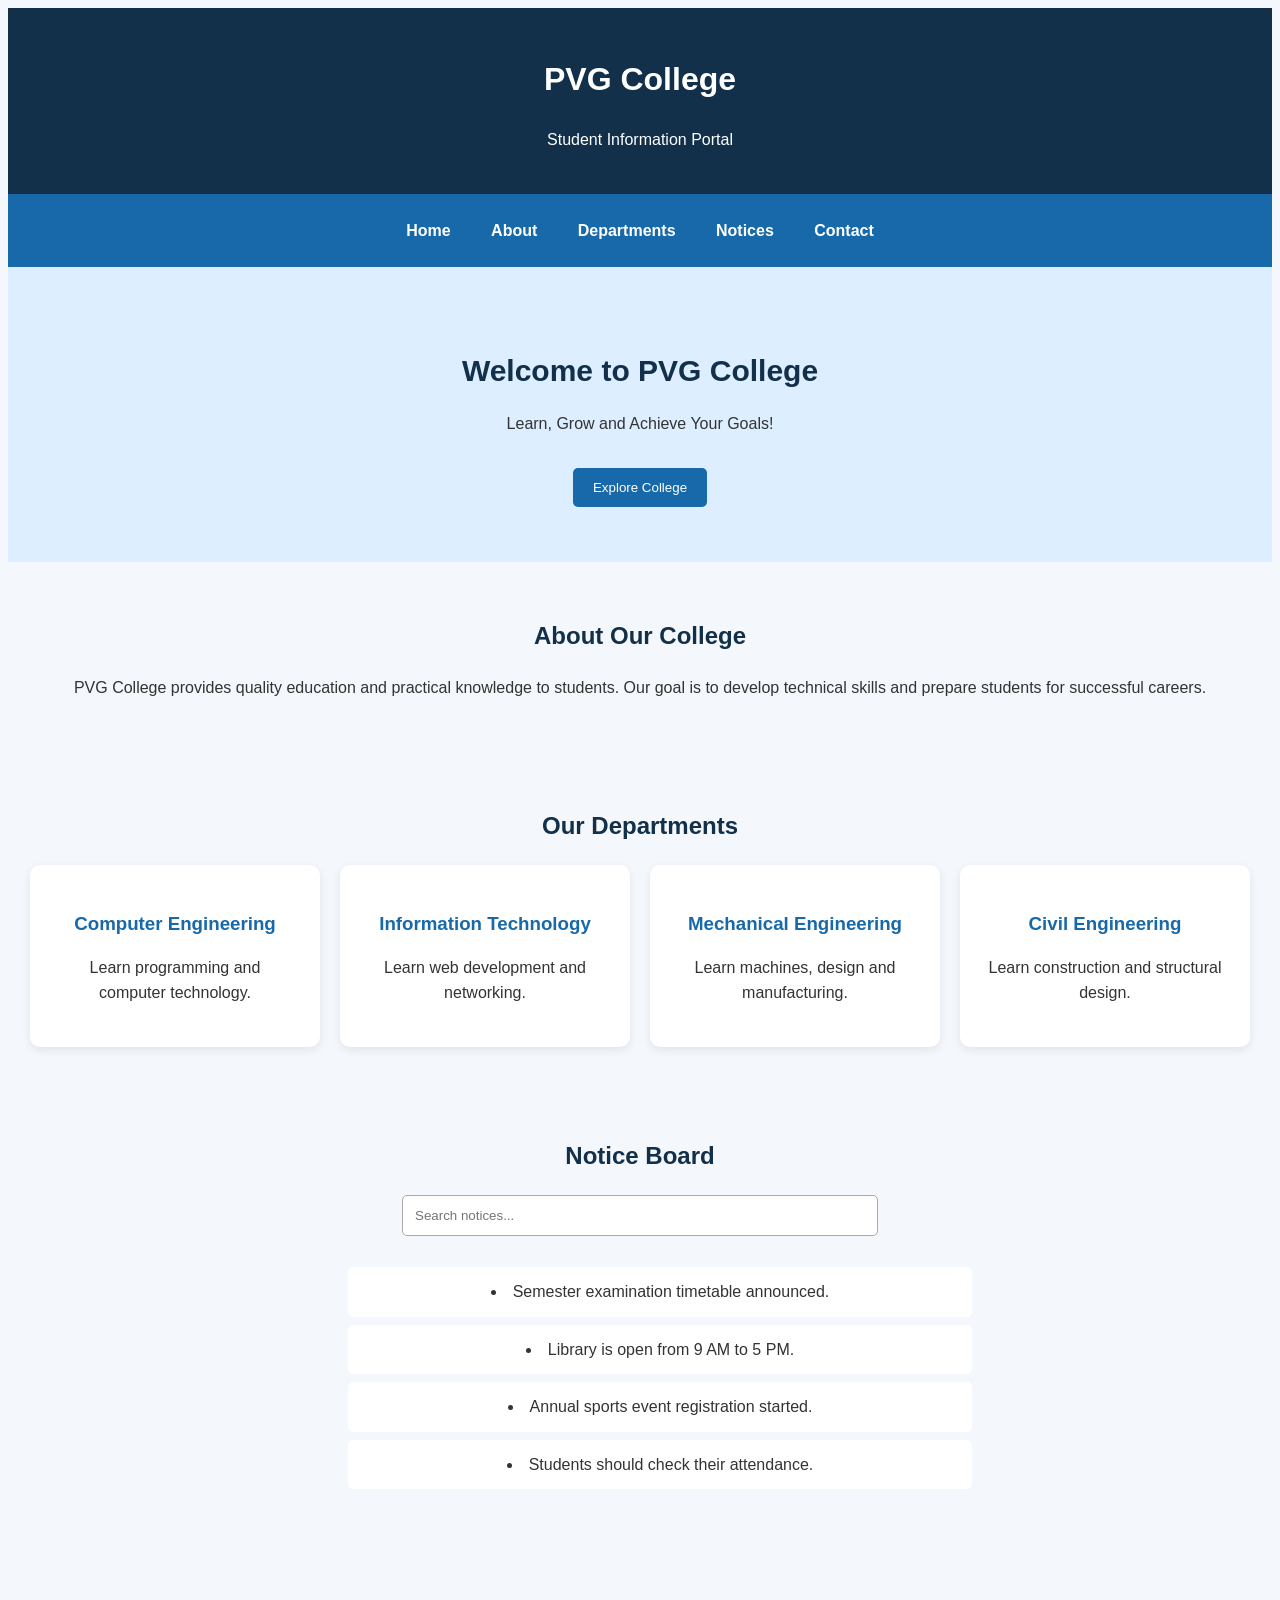
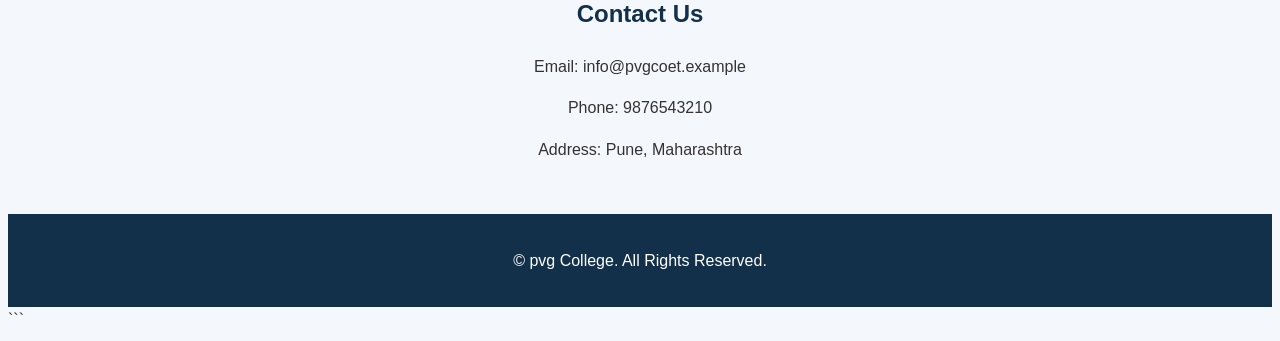
<file: index.html>
<!DOCTYPE html>
<html lang="en">
<head>
    <meta charset="UTF-8">
    <meta name="viewport" content="width=device-width, initial-scale=1.0">
    <title>PVG College Portal</title>
    <link rel="stylesheet" href="style.css">
</head>
<body>

<header>
    <h1>PVG College</h1>
    <p>Student Information Portal</p>
</header>

<nav>
    <a href="#home">Home</a>
    <a href="#about">About</a>
    <a href="#departments">Departments</a>
    <a href="#notices">Notices</a>
    <a href="#contact">Contact</a>
</nav>

<section id="home" class="hero">
    <h2>Welcome to PVG College</h2>
    <p>Learn, Grow and Achieve Your Goals!</p>
    <button onclick="showMessage()">Explore College</button>
</section>

<section id="about">
    <h2>About Our College</h2>
    <p>
        PVG College provides quality education and practical knowledge
        to students. Our goal is to develop technical skills and prepare
        students for successful careers.
    </p>
</section>

<section id="departments">
    <h2>Our Departments</h2>

    <div class="cards">
        <div class="card">
            <h3>Computer Engineering</h3>
            <p>Learn programming and computer technology.</p>
        </div>

        <div class="card">
            <h3>Information Technology</h3>
            <p>Learn web development and networking.</p>
        </div>

        <div class="card">
            <h3>Mechanical Engineering</h3>
            <p>Learn machines, design and manufacturing.</p>
        </div>

        <div class="card">
            <h3>Civil Engineering</h3>
            <p>Learn construction and structural design.</p>
        </div>
    </div>
</section>

<section id="notices">
    <h2>Notice Board</h2>

    <input type="text" id="search"
           placeholder="Search notices..."
           onkeyup="searchNotices()">

    <ul id="noticeList">
        <li>Semester examination timetable announced.</li>
        <li>Library is open from 9 AM to 5 PM.</li>
        <li>Annual sports event registration started.</li>
        <li>Students should check their attendance.</li>
    </ul>
</section>

<section id="contact">
    <h2>Contact Us</h2>
    <p>Email: info@pvgcoet.example</p>
    <p>Phone: 9876543210</p>
    <p>Address: Pune, Maharashtra</p>
</section>

<footer>
    <p>&copy; <span id="year"></span> pvg College. All Rights Reserved.</p>
</footer>

<script src="script.js"></script>
</body>
</html>
```
</file>
<file: style.css>
```css
* {
    margin: 0;
    padding: 0;
    box-sizing: border-box;
}

body {
    font-family: Arial, sans-serif;
    background-color: #f4f7fb;
    color: #333;
    line-height: 1.6;
}

header {
    background-color: #12304a;
    color: white;
    text-align: center;
    padding: 25px;
}

header h1 {
    font-size: 32px;
}

nav {
    background-color: #1769aa;
    text-align: center;
    padding: 12px;
}

nav a {
    color: white;
    text-decoration: none;
    padding: 12px 18px;
    display: inline-block;
    font-weight: bold;
}

nav a:hover {
    background-color: #12304a;
    border-radius: 5px;
}

.hero {
    background-color: #dceeff;
    text-align: center;
    padding: 55px 20px;
}

.hero h2 {
    color: #12304a;
    font-size: 30px;
    margin-bottom: 10px;
}

button {
    background-color: #1769aa;
    color: white;
    border: none;
    padding: 12px 20px;
    margin-top: 15px;
    border-radius: 5px;
    cursor: pointer;
}

button:hover {
    background-color: #12304a;
}

section {
    padding: 35px 20px;
    text-align: center;
}

section h2 {
    color: #12304a;
    margin-bottom: 20px;
}

.cards {
    display: flex;
    justify-content: center;
    flex-wrap: wrap;
    gap: 20px;
}

.card {
    background-color: white;
    width: 240px;
    padding: 25px;
    border-radius: 10px;
    box-shadow: 0 3px 10px #00000015;
}

.card h3 {
    color: #1769aa;
    margin-bottom: 10px;
}

#search {
    width: 80%;
    max-width: 450px;
    padding: 12px;
    margin-bottom: 15px;
    border: 1px solid #aaa;
    border-radius: 5px;
}

#noticeList {
    list-style-position: inside;
}

#noticeList li {
    background-color: white;
    margin: 8px auto;
    padding: 12px;
    max-width: 600px;
    border-radius: 5px;
}

footer {
    background-color: #12304a;
    color: white;
    text-align: center;
    padding: 18px;
}

@media (max-width: 600px) {
    nav a {
        display: block;
    }

    .card {
        width: 100%;
    }

    .hero h2 {
        font-size: 24px;
    }
}
```
</file>
